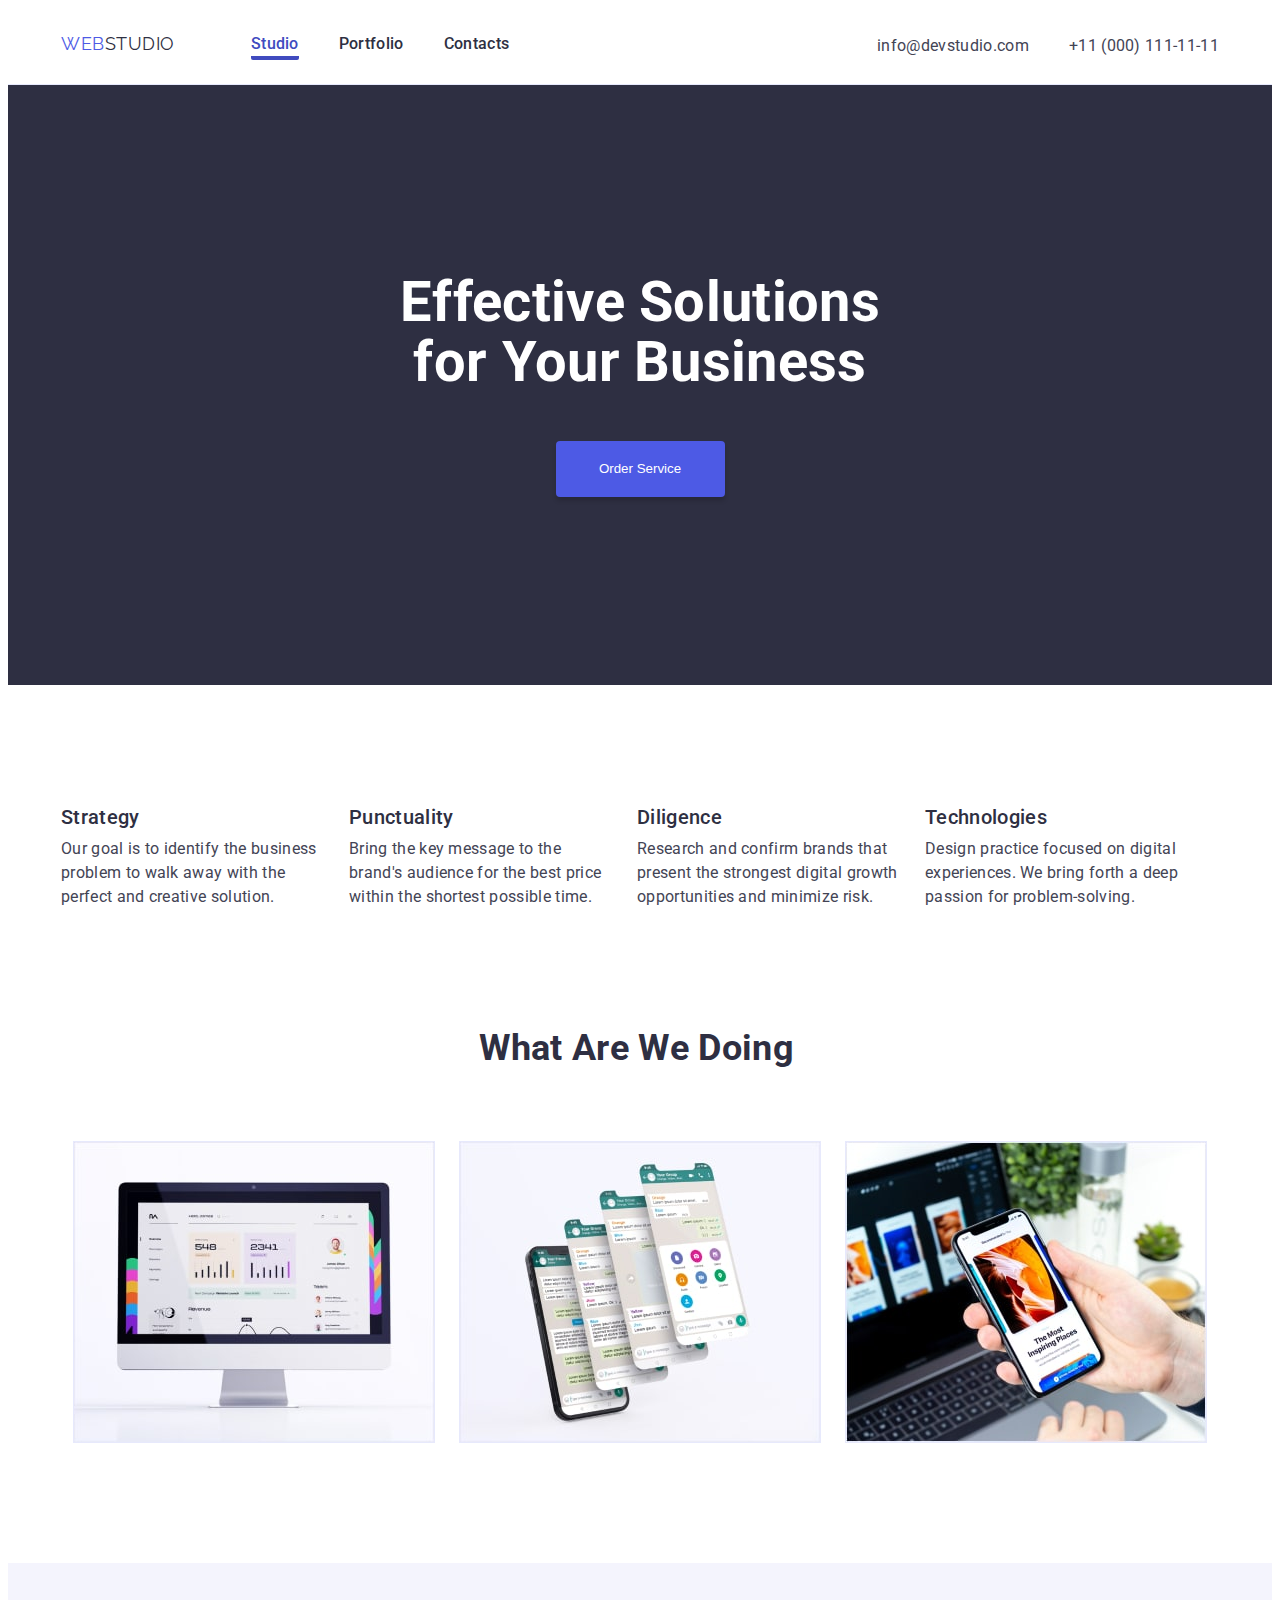
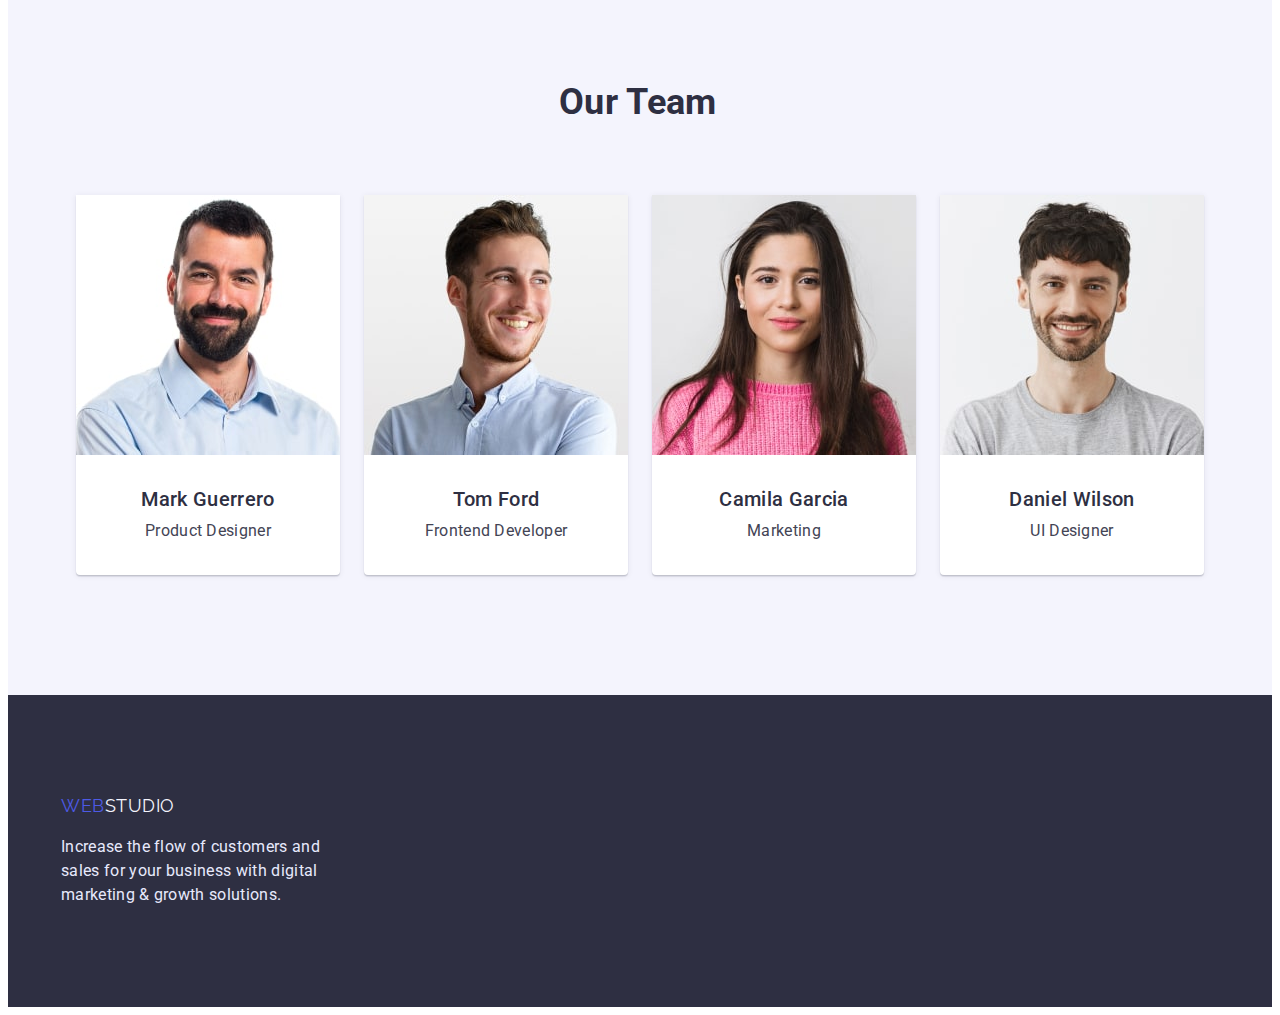
<file: index.html>
<!DOCTYPE html>
<html lang="en">
  <head>
    <meta charset="UTF-8" />
    <meta http-equiv="X-UA-Compatible" content="IE=edge" />
    <meta name="viewport" content="width=device-width, initial-scale=1.0" />
    <link rel="preconnect" href="https://fonts.googleapis.com" />
    <link rel="preconnect" href="https://fonts.gstatic.com" crossorigin />
    <link
      href="https://fonts.googleapis.com/css2?family=Raleway:wght@800&family=Roboto:wght@400;500;700;900&display=swap"
      rel="stylesheet"
    />
    <link
      rel="stylesheet"
      href="https://cdnjs.cloudflare.com/ajax/libs/modern-normalize/1.1.0/modern-normalize.min.css"
      integrity="sha512-wpPYUAdjBVSE4KJnH1VR1HeZfpl1ub8YT/NKx4PuQ5NmX2tKuGu6U/JRp5y+Y8XG2tV+wKQpNHVUX03MfMFn9Q=="
      crossorigin="anonymous"
      referrerpolicy="no-referrer"
    />
    <link rel="stylesheet" href="./css/styles.css" />
    <title>Homework #3</title>
  </head>
  <body>
    <header class="header">
      <div class="container header-wrap">
        <nav class="nav">
          <a href="./index.html"
            ><span class="logo-text">web</span
            ><span class="logo-text logo-text-right">studio</span></a
          >
          <ul class="nav-list">
            <li><a class="nav-item-text active" href="">Studio</a></li>
            <li>
              <a class="nav-item-text" href="./portfolio.html">Portfolio</a>
            </li>
            <li><a class="nav-item-text" href="">Contacts</a></li>
          </ul>
        </nav>
        <address class="address">
          <ul class="address-list">
            <li>
              <a
                class="address-item-text mail-link"
                href="mailto:info@devstudio.com"
                >info@devstudio.com</a
              >
            </li>
            <li>
              <a class="address-item-text" href="tel:+110001111111"
                >+11 (000) 111-11-11</a
              >
            </li>
          </ul>
        </address>
      </div>
    </header>
    <main>
      <!-- section-hero -->
      <section class="section-hero">
        <div class="container hero">
          <h1 class="hero-title">Effective Solutions for Your Business</h1>
          <button type="button" class="hero-btn">Order Service</button>
        </div>
      </section>
      <!-- section-features -->
      <section class="section">
        <div class="container">
          <h2 class="visually-hidden">Our Features</h2>
          <ul class="features-list">
            <li class="features-item">
              <h3 class="features-title">Strategy</h3>
              <p class="features-text">
                Our goal is to identify the business problem to walk away with the
                perfect and creative solution.
              </p>
            </li>
            <li class="features-item">
              <h3 class="features-title">Punctuality</h3>
              <p class="features-text">
                Bring the key message to the brand's audience for the best price
                within the shortest possible time.
              </p>
            </li>
            <li class="features-item">
              <h3 class="features-title">Diligence</h3>
              <p class="features-text">
                Research and confirm brands that present the strongest digital
                growth opportunities and minimize risk.
              </p>
            </li>
            <li class="features-item">
              <h3 class="features-title">Technologies</h3>
              <p class="features-text">
                Design practice focused on digital experiences. We bring forth a
                deep passion for problem-solving.
              </p>
            </li>
          
        </div></ul>
      </section>
      <!-- section-what-we-doing -->
      <section class="section section-doing">
        <div class="container doing">
          <h2 class="doing-title">What are we doing</h2>
          <ul class="doing-list">
            <li>
              <img
                class="doing-image"
                src="./images/img-1.jpg"
                alt="Monitor with application"
                width="360"
                height="300"
              />
            </li>
            <li>
              <img
                class="doing-image"
                src="./images/img-2.jpg"
                alt="Smartphone with application"
                width="360"
                height="300"
              />
            </li>
            <li>
              <img
                class="doing-image"
                src="./images/img-3.jpg"
                alt="Smartphone with inspiring view"
                width="360"
                height="300"
              />
            </li>
          </ul>
        </div>
      </section>
      <!-- section-our-team -->
      <section class="section section-team">
        <div class="container team">
          <h2 class="team-title">Our Team</h2>
          <ul class="team-list">
            <li class="team-card">
              <img
                src="./images/img-card-1.jpg"
                alt="Photo of man"
                width="264"
                height="260"
              />
              <h3 class="team-name">Mark Guerrero</h3>
              <p>Product Designer</p>
            </li>
            <li class="team-card">
              <img
                src="./images/img-card-2.jpg"
                alt="Photo of man"
                width="264"
                height="260"
              />
              <h3 class="team-name">Tom Ford</h3>
              <p>Frontend Developer</p>
            </li>
            <li class="team-card">
              <img
                src="./images/img-card-3.jpg"
                alt="Photo of woman"
                width="264"
                height="260"
              />
              <h3 class="team-name">Camila Garcia</h3>
              <p>Marketing</p>
            </li>
            <li class="team-card">
              <img
                src="./images/img-card-4.jpg"
                alt="Photo of man"
                width="264"
                height="260"
              />
              <h3 class="team-name">Daniel Wilson</h3>
              <p>UI Designer</p>
            </li>
          </ul>
        </div>
      </section>
    </main>
    <footer class="footer">
      <div class="container">
        <a href="./index.html" class="footer-logo"
          ><span class="f-logo-text">web</span
          ><span class="f-logo-text f-logo-text-right">studio</span></a
        >
        <p class="footer-text">
          Increase the flow of customers and sales for your business with digital
          marketing & growth solutions.
        </p>
      </div>
    </footer>
  </body>
</html>
</file>
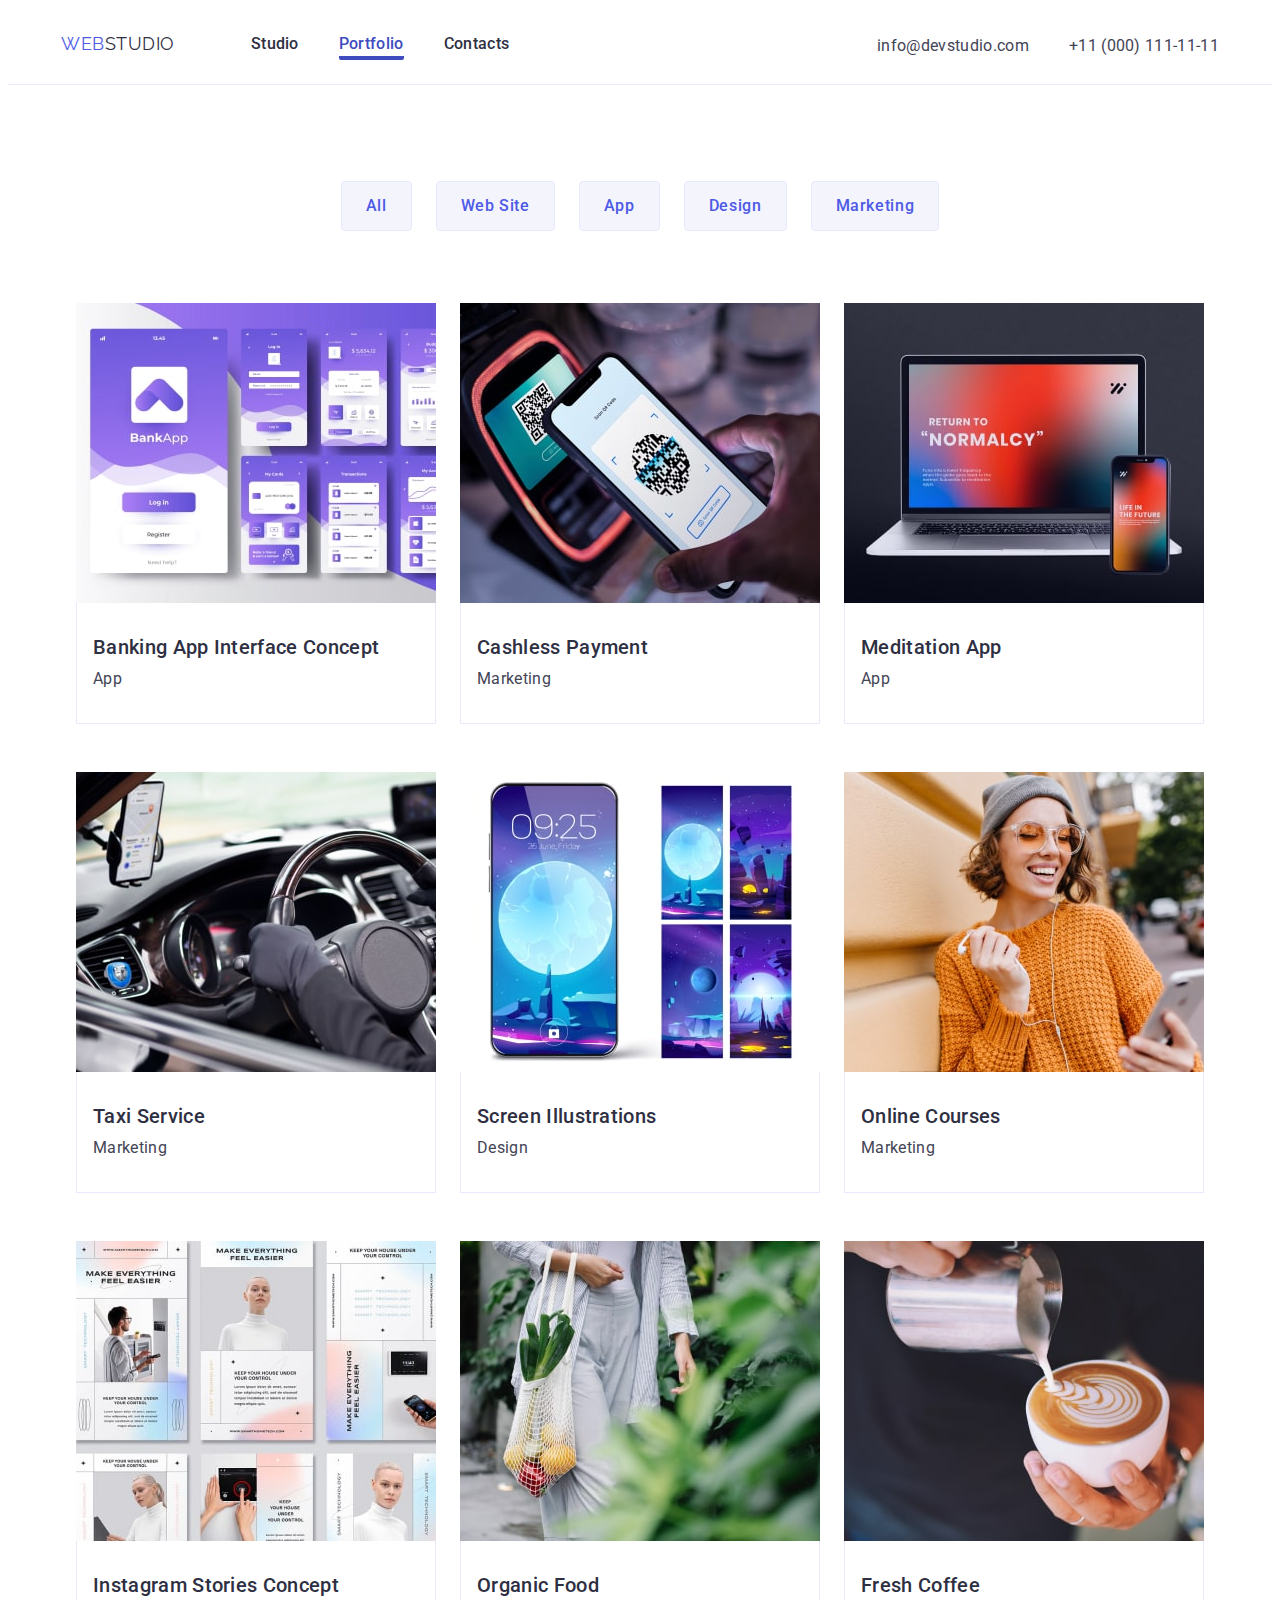
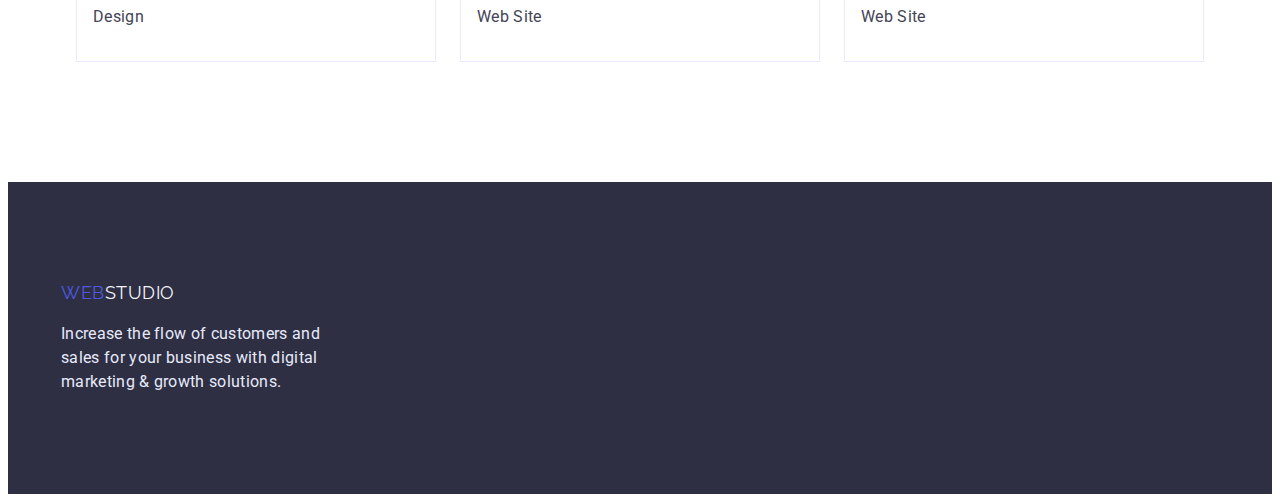
<file: portfolio.html>
<!DOCTYPE html>
<html lang="en">
  <head>
    <meta charset="UTF-8" />
    <meta http-equiv="X-UA-Compatible" content="IE=edge" />
    <meta name="viewport" content="width=device-width, initial-scale=1.0" />
    <link rel="preconnect" href="https://fonts.googleapis.com" />
    <link rel="preconnect" href="https://fonts.gstatic.com" crossorigin />
    <link
      href="https://fonts.googleapis.com/css2?family=Raleway:wght@800&family=Roboto:wght@400;500;700;900&display=swap"
      rel="stylesheet"
    />
    <link
      rel="stylesheet"
      href="https://cdnjs.cloudflare.com/ajax/libs/modern-normalize/1.1.0/modern-normalize.min.css"
      integrity="sha512-wpPYUAdjBVSE4KJnH1VR1HeZfpl1ub8YT/NKx4PuQ5NmX2tKuGu6U/JRp5y+Y8XG2tV+wKQpNHVUX03MfMFn9Q=="
      crossorigin="anonymous"
      referrerpolicy="no-referrer"
    />
    <link rel="stylesheet" href="./css/styles.css" />
    <title>Homework #3</title>
  </head>
  <body>
    <header class="header">
      <div class="container header-wrap">
        <nav class="nav">
          <a href="./index.html"
            ><span class="logo-text">web</span
            ><span class="logo-text logo-text-right">studio</span></a
          >
          <ul class="nav-list">
            <li>
              <a class="nav-item-text" href="./index.html">Studio</a>
            </li>
            <li>
              <a class="nav-item-text active" href="./portfolio.html"
                >Portfolio</a
              >
            </li>
            <li><a class="nav-item-text" href="">Contacts</a></li>
          </ul>
        </nav>
        <address class="address">
          <ul class="address-list">
            <li>
              <a
                class="address-item-text mail-link"
                href="mailto:info@devstudio.com"
                >info@devstudio.com</a
              >
            </li>
            <li>
              <a class="address-item-text" href="tel:+110001111111"
                >+11 (000) 111-11-11</a
              >
            </li>
          </ul>
        </address>
      </div>
    </header>
    <main>
      <section class="section portfolio">
        <div class="container">
          <h1 class="visually-hidden">Portfolio</h1>
          <ul class="filters-list">
            <li><button type="button" class="filters-btn">All</button></li>
            <li><button type="button" class="filters-btn">Web Site</button></li>
            <li><button type="button" class="filters-btn">App</button></li>
            <li><button type="button" class="filters-btn">Design</button></li>
            <li>
              <button type="button" class="filters-btn">Marketing</button>
            </li>
          </ul>
          <h2 class="visually-hidden">Examples</h2>
          <ul class="examples-list">
            <li class="examples-item">
              <a class="examples-link" href="">
                <img
                  src="./images/example-card-1.jpg"
                  alt="Banking App"
                  width="360"
                  height="300"
                />
                <div class="card-bottom">
                  <h3 class="examples-title">Banking App Interface Concept</h3>
                  <p class="examples-text">App</p>
                </div>
              </a>
            </li>
            <li class="examples-item">
              <a class="examples-link" href="">
                <img
                  src="./images/example-card-2.jpg"
                  alt="Cashless Payment"
                  width="360"
                  height="300"
                />
                <div class="card-bottom">
                  <h3 class="examples-title">Cashless Payment</h3>
                  <p class="examples-text">Marketing</p>
                </div>
              </a>
            </li>
            <li class="examples-item">
              <a class="examples-link" href="">
                <img
                  src="./images/example-card-3.jpg"
                  alt="Meditation App"
                  width="360"
                  height="300"
                />
                <div class="card-bottom">
                  <h3 class="examples-title">Meditation App</h3>
                  <p class="examples-text">App</p>
                </div>
              </a>
            </li>
            <li class="examples-item">
              <a class="examples-link" href="">
                <img
                  src="./images/example-card-4.jpg"
                  alt="Taxi Service"
                  width="360"
                  height="300"
                />
                <div class="card-bottom">
                  <h3 class="examples-title">Taxi Service</h3>
                  <p class="examples-text">Marketing</p>
                </div>
              </a>
            </li>
            <li class="examples-item">
              <a class="examples-link" href="">
                <img
                  src="./images/example-card-5.jpg"
                  alt="Screen Illustrations"
                  width="360"
                  height="300"
                />
                <div class="card-bottom">
                  <h3 class="examples-title">Screen Illustrations</h3>
                  <p class="examples-text">Design</p>
                </div>
              </a>
            </li>
            <li class="examples-item">
              <a class="examples-link" href="">
                <img
                  src="./images/example-card-6.jpg"
                  alt="Online Courses"
                  width="360"
                  height="300"
                />
                <div class="card-bottom">
                  <h3 class="examples-title">Online Courses</h3>
                  <p class="examples-text">Marketing</p>
                </div>
              </a>
            </li>
            <li class="examples-item">
              <a class="examples-link" href="">
                <img
                  src="./images/example-card-7.jpg"
                  alt="Instagram Stories Concept"
                  width="360"
                  height="300"
                />
                <div class="card-bottom">
                  <h3 class="examples-title">Instagram Stories Concept</h3>
                  <p class="examples-text">Design</p>
                </div>
              </a>
            </li>
            <li class="examples-item">
              <a class="examples-link" href="">
                <img
                  src="./images/example-card-8.jpg"
                  alt="Organic Food"
                  width="360"
                  height="300"
                />
                <div class="card-bottom">
                  <h3 class="examples-title">Organic Food</h3>
                  <p class="examples-text">Web Site</p>
                </div>
              </a>
            </li>
            <li class="examples-item">
              <a class="examples-link" href="">
                <img
                  src="./images/example-card-9.jpg"
                  alt="Fresh Coffee"
                  width="360"
                  height="300"
                />
                <div class="card-bottom">
                  <h3 class="examples-title">Fresh Coffee</h3>
                  <p class="examples-text">Web Site</p>
                </div>
              </a>
            </li>
          </ul>
        </div>
      </section>
    </main>
    <footer class="footer">
      <div class="container">
        <a href="./index.html" class="footer-logo"
          ><span class="f-logo-text">web</span
          ><span class="f-logo-text f-logo-text-right">studio</span></a
        >
        <p class="footer-text">
          Increase the flow of customers and sales for your business with
          digital marketing & growth solutions.
        </p>
      </div>
    </footer>
  </body>
</html>
</file>
<file: css/styles.css>
/* =========RESET=========== */
a {
  text-decoration: none;
  display: block;
}
p,
h1,
h2,
h3,
h4,
h5,
h6 {
  margin: 0;
}
ul {
  margin: 0;
  padding-left: 0;
  list-style-type: none;
}
button {
  cursor: pointer;
}
img {
  display: block;
}
/* ===========STYLES===================== */
body {
  font-family: "Roboto", "FF DIN", sans-serif;
  color: var(--body-color);
  line-height: 1.5;
  letter-spacing: 0.02em;
}
:root {
  --body-color: #434455;
  --navy-blue: #2e2f42;
  --white: #ffffff;
  --ocean: #404bbf;
  --iris: #4d5ae5;
  --cloud: #f4f4fd;
  --cornflower: #e7e9fc;
}
.container {
  width: 100%;
  max-width: 1158px;
  padding-left: 15px;
  padding-right: 15px;
  margin: 0 auto;
  /* outline: 2px solid red; */
}
.section {
  padding-top: 120px;
  padding-bottom: 120px;
}
/* --------HEADER--------- */
.header {
  padding-top: 24px;
  padding-bottom: 24px;
  border-bottom: 1px solid var(--cornflower);
}
.header-wrap {
  display: flex;
  flex-wrap: wrap;
  align-items: center;
}
.logo-text {
  font-family: "Raleway", sans-serif;
  font-size: 18px;
  line-height: 1.33;
  letter-spacing: 0.03em;
  color: var(--iris);
  text-transform: uppercase;
}
.logo-text-right {
  color: var(--navy-blue);
}
.nav {
  display: flex;
  gap: 76px;
  flex-grow: 1;
}
.nav-list {
  display: flex;
  gap: 40px;
}
.nav-item-text {
  font-weight: 500;
  color: var(--navy-blue);
}
.nav-item-text:hover {
  color: var(--ocean);
}
.nav-item-text:focus {
  color: var(--ocean);
}
.nav-item-text:active,
.active {
  color: var(--ocean);
  border-bottom: 4px solid var(--ocean);
  border-radius: 2px;
}
.address {
  flex-grow: 1;
}
.address-list {
  font-style: normal;
  display: flex;
  gap: 40px;
  justify-content: end;
}
.mail-link:hover {
  color: var(--ocean);
}
.mail-link:focus {
  color: var(--ocean);
}
.address-item-text {
  color: var(--body-color);
}

/* --------HERO--------- */
.section-hero {
  background-color: var(--navy-blue);
  padding-top: 188px;
  padding-bottom: 188px;
}
.hero {
  display: flex;
  flex-direction: column;
  align-items: center;
}
.hero-title {
  width: 496px;
  font-size: 56px;
  line-height: 1.07;
  color: var(--white);
  text-align: center;
  margin-bottom: 48px;
}
.hero-btn {
  background-color: var(--iris);
  color: var(--white);
  border: none;
  border-radius: 4px;
  box-shadow: 0px 4px 4px rgba(0, 0, 0, 0.15);
  display: block;
  width: 169px;
  height: 56px;
  padding: 16px 32px;
}
.hero-btn:hover {
  background-color: var(--ocean);
}
/* --------OUR FEATURES--------- */

.features-list {
  display: flex;
  gap: 24px;
  flex-wrap: wrap;
}
.features-item {
  width: 264px;
}
.features-title {
  font-weight: 500;
  font-size: 20px;
  line-height: 1.2;
  color: var(--navy-blue);
  margin-bottom: 8px;
}
.features-text {
}
/* --------DOING--------- */
.section-doing {
  padding-top: 0;
}
.doing {
  display: flex;
  flex-direction: column;
  flex-wrap: wrap;
  align-items: center;
}
.doing-title {
  width: 323px;
  font-size: 36px;
  line-height: 1.11;
  color: var(--navy-blue);
  text-transform: capitalize;
  margin-bottom: 72px;
}
.doing-list {
  display: flex;
  flex-wrap: wrap;
  gap: 24px;
}
.doing-image {
  border: 1px solid var(--cornflower);
  display: block;
}
/* --------TEAM--------- */
.section-team {
  background-color: var(--cloud);
}
.team {
  display: flex;
  flex-direction: column;
  flex-wrap: wrap;
  align-items: center;
}
.team-title {
  width: 162px;
  font-size: 36px;
  line-height: 1.11;
  color: var(--navy-blue);
  text-transform: capitalize;
  margin-bottom: 72px;
}
.team-list {
  display: flex;
  flex-wrap: wrap;
  gap: 24px;
}
.team-card {
  display: flex;
  flex-direction: column;
  align-items: center;
  background: var(--white);
  box-shadow: 0px 1px 6px rgba(46, 47, 66, 0.08),
    0px 1px 1px rgba(46, 47, 66, 0.16), 0px 2px 1px rgba(46, 47, 66, 0.08);
  border-radius: 0px 0px 4px 4px;
  padding-bottom: 32px;
}
.team-name {
  font-weight: 500;
  font-size: 20px;
  line-height: 1.2;
  color: var(--navy-blue);
  margin-top: 32px;
  margin-bottom: 8px;
}
/* --------FOOTER--------- */
.footer {
  background-color: var(--navy-blue);
  padding-top: 100px;
  padding-bottom: 100px;
}
.footer-logo {
}
.footer-text {
  color: var(--cornflower);
  width: 264px;
  margin-top: 16px;
}
.f-logo-text {
  font-family: "Raleway", sans-serif;
  font-size: 18px;
  line-height: 1.16;
  letter-spacing: 0.03em;
  color: var(--iris);
  text-transform: uppercase;
}
.f-logo-text-right {
  color: var(--cloud);
}
/* --------HIDDEN--------- */
.visually-hidden {
  position: absolute;
  width: 1px;
  height: 1px;
  margin: -1px;
  border: 0;
  padding: 0;

  white-space: nowrap;
  clip-path: inset(100%);
  clip: rect(0 0 0 0);
  overflow: hidden;
}
/* --------PORTFOLIO--------- */
/* --------FILTERS--------- */
.portfolio {
  padding-top: 96px;
}
.filters-list {
  display: flex;
  gap: 24px;
  justify-content: center;
  flex-wrap: wrap;
  margin-bottom: 72px;
}
.filters-btn {
  font-family: "Roboto", "FF DIN", sans-serif;
  font-weight: 500;
  font-size: 16px;
  line-height: 1.5;
  letter-spacing: 0.04em;
  color: var(--iris);
  background-color: var(--cloud);
  border: 1px solid var(--cornflower);
  border-radius: 4px;
  padding: 12px 24px;
}
.filters-btn:hover {
  background-color: var(--ocean);
  color: var(--white);
}
.filters-btn:focus {
  background-color: var(--ocean);
  color: var(--white);
}
/* --------EXAMPLES--------- */

.examples-list {
  display: flex;
  flex-wrap: wrap;
  gap: 48px;
  column-gap: 24px;
  justify-content: center;
}
.examples-item {
}
.examples-link {
  display: block;
}
.card-bottom {
  padding: 32px 16px;
  border-bottom: 1px solid var(--cornflower);
  border-right: 1px solid var(--cornflower);
  border-left: 1px solid var(--cornflower);
}
.examples-title {
  font-weight: 500;
  font-size: 20px;
  line-height: 1.2;
  color: var(--navy-blue);
  padding-bottom: 8px;
}
.examples-text {
  color: var(--body-color);
}
</file>
